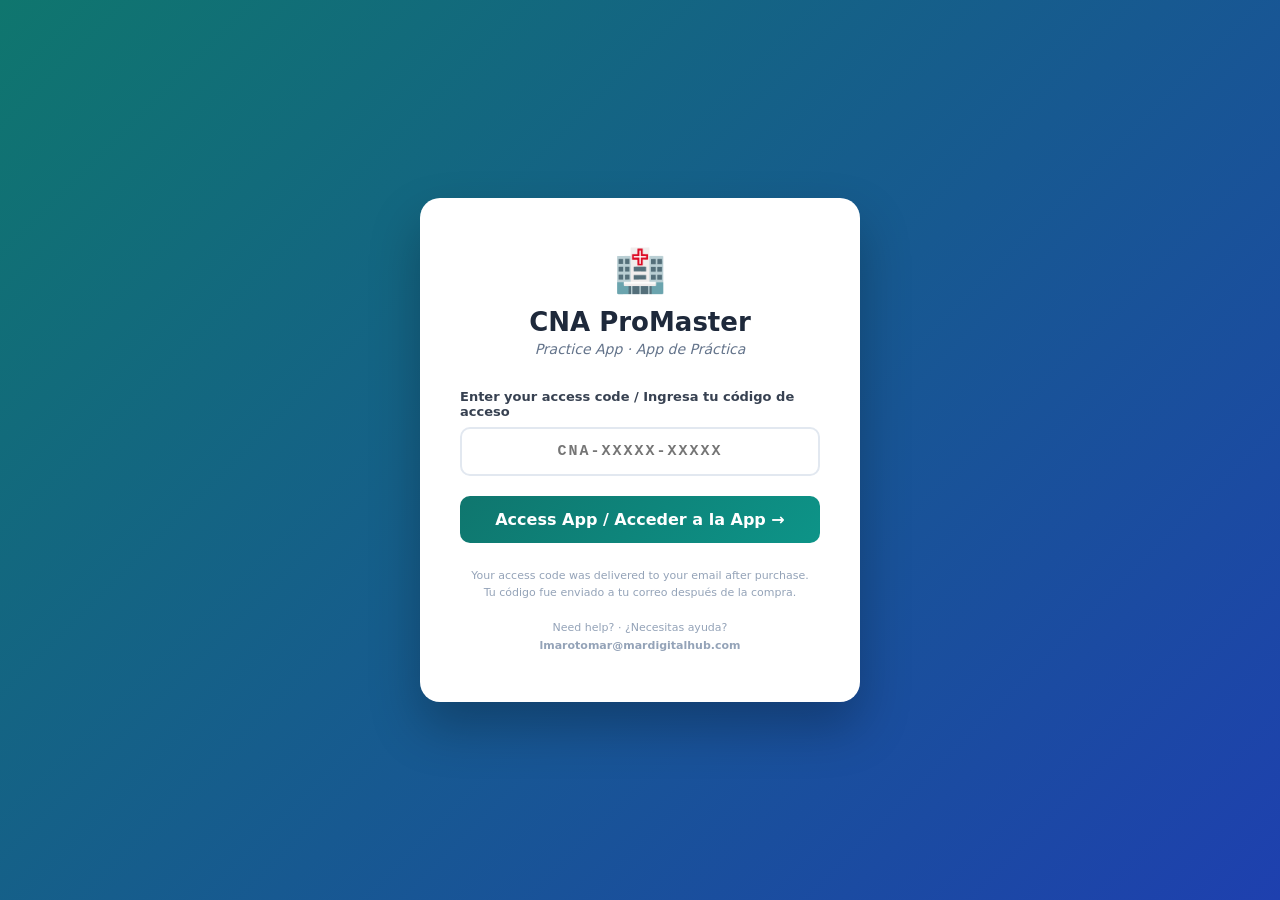
<file: index.html>
<!DOCTYPE html>
<html lang="en">
<head>
<meta charset="UTF-8">
<meta name="viewport" content="width=device-width, initial-scale=1.0">
<title>CNA ProMaster — Access</title>
<style>
* { margin:0; padding:0; box-sizing:border-box; }
body {
  font-family: 'Inter', system-ui, sans-serif;
  background: linear-gradient(135deg, #0f766e 0%, #1e40af 100%);
  min-height: 100vh;
  display: flex;
  align-items: center;
  justify-content: center;
  padding: 20px;
}
.card {
  background: white;
  border-radius: 20px;
  padding: 48px 40px;
  max-width: 440px;
  width: 100%;
  box-shadow: 0 25px 50px rgba(0,0,0,0.25);
  text-align: center;
}
.logo { font-size: 42px; margin-bottom: 12px; }
h1 {
  font-size: 26px;
  font-weight: 800;
  color: #1e293b;
  margin-bottom: 4px;
}
.subtitle {
  font-size: 14px;
  color: #64748b;
  margin-bottom: 32px;
  font-style: italic;
}
label {
  display: block;
  text-align: left;
  font-size: 13px;
  font-weight: 600;
  color: #374151;
  margin-bottom: 8px;
}
input {
  width: 100%;
  padding: 14px 16px;
  border: 2px solid #e2e8f0;
  border-radius: 10px;
  font-size: 15px;
  letter-spacing: 2px;
  text-transform: uppercase;
  font-family: 'Courier New', monospace;
  font-weight: 700;
  color: #1e293b;
  text-align: center;
  outline: none;
  transition: border-color 0.2s;
}
input:focus { border-color: #0f766e; }
input.error { border-color: #ef4444; background: #fef2f2; }
input.success { border-color: #10b981; background: #f0fdf4; }
.error-msg {
  color: #ef4444;
  font-size: 13px;
  margin-top: 8px;
  display: none;
}
.btn {
  width: 100%;
  padding: 14px;
  background: linear-gradient(135deg, #0f766e, #0d9488);
  color: white;
  border: none;
  border-radius: 10px;
  font-size: 16px;
  font-weight: 700;
  cursor: pointer;
  margin-top: 20px;
  transition: opacity 0.2s, transform 0.1s;
  font-family: inherit;
}
.btn:hover { opacity: 0.92; transform: translateY(-1px); }
.btn:active { transform: translateY(0); }
.footer {
  margin-top: 24px;
  font-size: 11px;
  color: #94a3b8;
  line-height: 1.6;
}
.spinner {
  display: none;
  width: 20px;
  height: 20px;
  border: 3px solid rgba(255,255,255,0.3);
  border-top-color: white;
  border-radius: 50%;
  animation: spin 0.8s linear infinite;
  margin: 0 auto;
}
@keyframes spin { to { transform: rotate(360deg); } }
</style>
</head>
<body>
<div class="card">
  <div class="logo">🏥</div>
  <h1>CNA ProMaster</h1>
  <p class="subtitle">Practice App · App de Práctica</p>

  <label for="code">Enter your access code / Ingresa tu código de acceso</label>
  <input
    type="text"
    id="code"
    placeholder="CNA-XXXXX-XXXXX"
    maxlength="15"
    autocomplete="off"
    autocorrect="off"
    autocapitalize="characters"
    spellcheck="false"
  />
  <div class="error-msg" id="error-msg"></div>

  <button class="btn" onclick="verify()" id="btn">
    Access App / Acceder a la App →
  </button>

  <div class="footer">
    Your access code was delivered to your email after purchase.<br>
    Tu código fue enviado a tu correo después de la compra.<br><br>
    Need help? · ¿Necesitas ayuda?<br>
    <strong>lmarotomar@mardigitalhub.com</strong>
  </div>
</div>

<script>
const WEBHOOK_URL = 'https://mardigital.app.n8n.cloud/webhook/cna-access';

// Pre-built spinner node — avoids runtime innerHTML manipulation
const _spinnerNode = document.createElement('div');
_spinnerNode.className = 'spinner';
_spinnerNode.style.display = 'block';

function setBtnLoading(btn) {
  while (btn.firstChild) btn.removeChild(btn.firstChild);
  btn.appendChild(_spinnerNode);
  btn.disabled = true;
}

function setBtnText(btn, text) {
  while (btn.firstChild) btn.removeChild(btn.firstChild);
  btn.appendChild(document.createTextNode(text));
  btn.disabled = false;
}

function showError(msg) {
  const el = document.getElementById('error-msg');
  el.textContent = msg;
  el.style.display = 'block';
}

document.getElementById('code').addEventListener('keydown', function(e) {
  if (e.key === 'Enter') verify();
});

document.getElementById('code').addEventListener('input', function(e) {
  e.target.classList.remove('error', 'success');
  document.getElementById('error-msg').style.display = 'none';
  // Auto-format: add dashes
  var v = e.target.value.replace(/[^A-Z0-9]/gi, '').toUpperCase();
  if (v.length > 3) v = v.slice(0, 3) + '-' + v.slice(3);
  if (v.length > 9) v = v.slice(0, 9) + '-' + v.slice(9);
  e.target.value = v.slice(0, 15);
});

async function verify() {
  var code = document.getElementById('code').value.trim().toUpperCase();
  var btn = document.getElementById('btn');
  var codeEl = document.getElementById('code');

  setBtnLoading(btn);
  codeEl.classList.remove('error', 'success');
  document.getElementById('error-msg').style.display = 'none';

  var payload = {
    code: code,
    userAgent: navigator.userAgent,
    language: navigator.language,
    timezone: Intl.DateTimeFormat().resolvedOptions().timeZone,
    screenWidth: window.screen.width,
    screenHeight: window.screen.height,
    timestamp: new Date().toISOString()
  };

  var data;
  try {
    var res = await fetch(WEBHOOK_URL, {
      method: 'POST',
      headers: { 'Content-Type': 'application/json' },
      body: JSON.stringify(payload)
    });
    data = await res.json();
  } catch (_) {
    showError('⚠️ We could not verify your code right now. Please try again or contact support. / No pudimos verificar tu código. Intenta de nuevo o contacta soporte.');
    setBtnText(btn, 'Access App / Acceder a la App →');
    return;
  }

  if (data.allowed === true) {
    codeEl.classList.add('success');
    sessionStorage.setItem('cna_access', '1');
    sessionStorage.setItem('cna_code', code);
    setBtnText(btn, '✓ Access Granted — Loading...');
    btn.disabled = true;
    setTimeout(function() { window.location.href = './app.html'; }, 800);
    return;
  }

  codeEl.classList.add('error');
  setBtnText(btn, 'Access App / Acceder a la App →');

  var status = (data && data.status) ? data.status : 'error';
  if (status === 'blocked') {
    showError('🚫 This code has been blocked. Contact support. / Este código fue bloqueado. Contacta soporte.');
  } else if (status === 'invalid') {
    showError('❌ Invalid code. Please check and try again. / Código inválido. Verifica e intenta de nuevo.');
  } else {
    showError('⚠️ We could not verify your code right now. Please try again or contact support. / Contacta soporte.');
  }
}

// If already verified this session, skip gate
if (sessionStorage.getItem('cna_access') === '1') {
  window.location.href = './app.html';
}
</script>
</body>
</html>
</file>
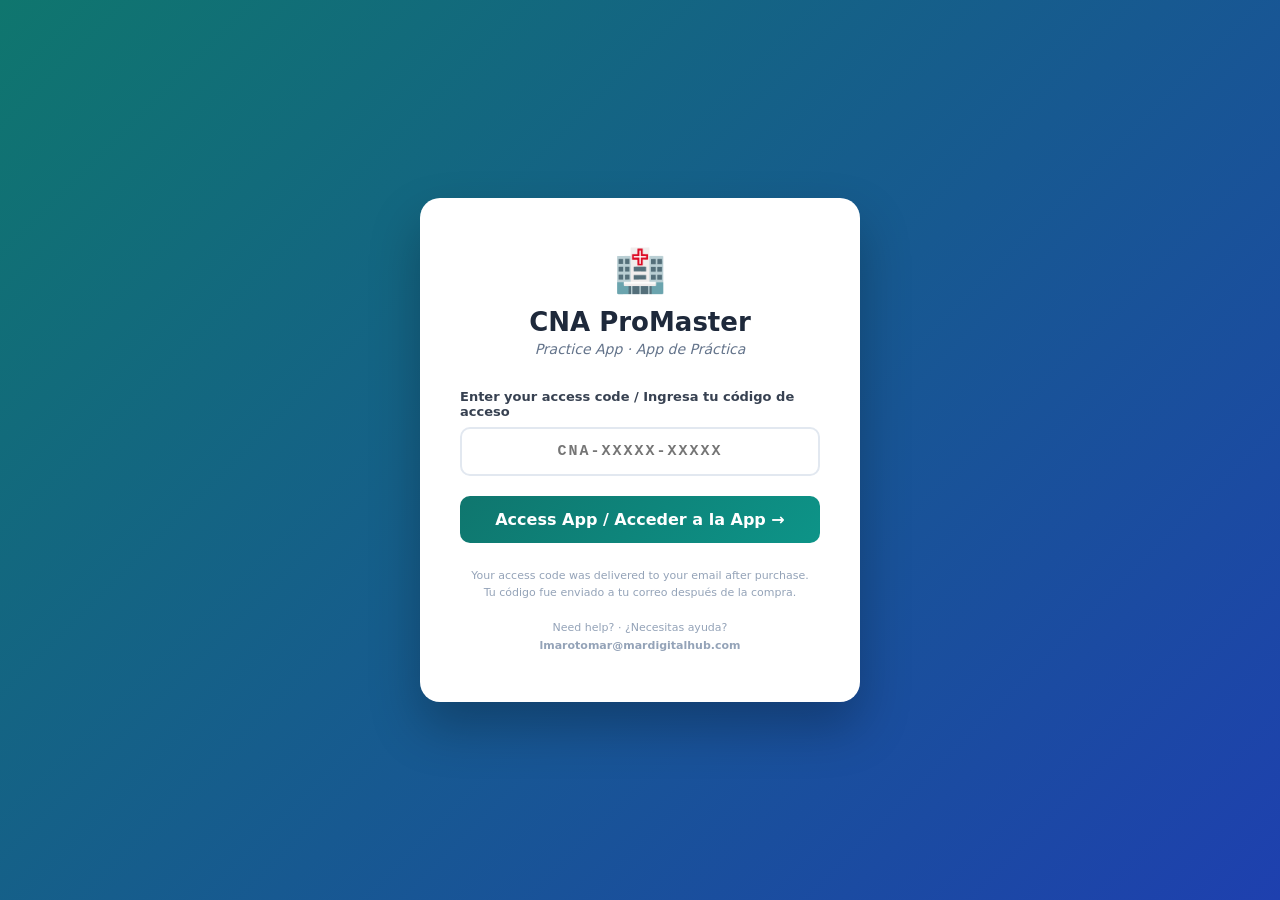
<file: app.html>
<!DOCTYPE html>
<html lang="es">

<head>
    <meta charset="UTF-8">
    <meta name="viewport" content="width=device-width, initial-scale=1.0">
    <title>CNA Exam ProMaster | Professional Simulator</title>
    <link rel="stylesheet" href="css/styles.css">
    <link rel="preconnect" href="https://fonts.googleapis.com">
    <link rel="preconnect" href="https://fonts.gstatic.com" crossorigin>
    <link href="https://fonts.googleapis.com/css2?family=Inter:wght@400;600;700;800&display=swap" rel="stylesheet">
<script>
if (sessionStorage.getItem("cna_access") !== "1") {
  window.location.href = "./index.html";
}
</script>
</head>

<body>
    <div class="container fade-in">
        <header>
            <div style="display: flex; justify-content: flex-end; margin-bottom: 1rem;" id="lang-selector-container"></div>
            <h1 class="title-main">CNA Exam <span style="color: var(--primary)">ProMaster</span></h1>
            <p class="subtitle" data-en="ProMetric Certification Simulator - Difficulty Level: Expert" data-es="Simulador de Certificación ProMetric - Nivel de Dificultad: Experto"></p>
        </header>

        <section class="info-band"
            style="background: #eff6ff; padding: 1.5rem; border-radius: 12px; margin-bottom: 2rem; border: 1px solid #dbeafe;">
            <p>
                <strong id="info-label"></strong><span id="info-goal"></span><br>
                <span id="info-questions"></span>
            </p>
        </section>

        <div class="battery-grid" id="battery-list">
            <div class="battery-card" onclick="startExam(0)">
                <div class="battery-icon">🏥</div>
                <h3 data-en="Mixed Exam 1" data-es="Simulacro Mixto 1"></h3>
                <p data-en="General assessment: Hygiene, safety, and vital signs." data-es="Evaluación general: Higiene, seguridad y signos vitales."></p>
                <div class="battery-stats">
                    <span data-en="60 Questions" data-es="60 Preguntas"></span>
                    <span id="score-0">--%</span>
                </div>
            </div>

            <div class="battery-card" onclick="startExam(1)">
                <div class="battery-icon">🫀</div>
                <h3 data-en="Mixed Exam 2" data-es="Simulacro Mixto 2"></h3>
                <p data-en="Varied content: Emergencies, infections, and ethics." data-es="Contenido variado: Emergencias, infecciones y ética."></p>
                <div class="battery-stats">
                    <span data-en="60 Questions" data-es="60 Preguntas"></span>
                    <span id="score-1">--%</span>
                </div>
            </div>

            <div class="battery-card" onclick="startExam(2)">
                <div class="battery-icon">👵</div>
                <h3 data-en="Mixed Exam 3" data-es="Simulacro Mixto 3"></h3>
                <p data-en="Comprehensive review: Geriatrics, mobility, and residents' rights." data-es="Repaso integral: Geriatría, movilidad y derechos."></p>
                <div class="battery-stats">
                    <span data-en="60 Questions" data-es="60 Preguntas"></span>
                    <span id="score-2">--%</span>
                </div>
            </div>

            <div class="battery-card" onclick="startExam(3)">
                <div class="battery-icon">🧘</div>
                <h3 data-en="Mixed Exam 4" data-es="Simulacro Mixto 4"></h3>
                <p data-en="Mixed topics: Mental health, nutrition, and regulations." data-es="Mezcla de temas: Salud mental, nutrición y leyes."></p>
                <div class="battery-stats">
                    <span data-en="60 Questions" data-es="60 Preguntas"></span>
                    <span id="score-3">--%</span>
                </div>
            </div>

            <div class="battery-card" onclick="startExam(4)">
                <div class="battery-icon">📜</div>
                <h3 data-en="Mixed Exam 5" data-es="Simulacro Mixto 5"></h3>
                <p data-en="Cross evaluation: Legal protocols and basic care." data-es="Evaluación cruzada: Protocolos legales y cuidados básicos."></p>
                <div class="battery-stats">
                    <span data-en="60 Questions" data-es="60 Preguntas"></span>
                    <span id="score-4">--%</span>
                </div>
            </div>

            <div class="battery-card" onclick="startExam(5)">
                <div class="battery-icon">🎓</div>
                <h3 data-en="Mixed Exam 6 (Final)" data-es="Simulacro Mixto 6 (Final)"></h3>
                <p data-en="Full review exam covering all ProMetric domains." data-es="Examen de repaso total con todos los dominios ProMetric."></p>
                <div class="battery-stats">
                    <span data-en="60 Questions" data-es="60 Preguntas"></span>
                    <span id="score-5">--%</span>
                </div>
            </div>

            <div class="battery-card" onclick="startExam(6)" style="border: 2px solid var(--primary);">
                <div class="battery-icon">🎯</div>
                <h3 data-en="Strategic Exam 7" data-es="Simulacro Estratégico 7"></h3>
                <p data-en="Critical NNAAP areas: Restorative Care and Health Team." data-es="Áreas críticas NNAAP: Cuidado Restaurativo y Equipo de Salud."></p>
                <div class="battery-stats">
                    <span data-en="20 Questions" data-es="20 Preguntas"></span>
                    <span id="score-6">--%</span>
                </div>
            </div>
        </div>
    </div>

    <script>
        let currentLang = localStorage.getItem('cna_lang') || 'en';

        const infoBandContent = {
            en: { label: 'Goal: ', goal: '80% or higher to pass (ProMetric Style).', questions: '416 bilingual questions across 7 exams — 6 mixed + 1 strategic NNAAP.' },
            es: { label: 'Meta: ', goal: '80% o más para aprobar (Estilo ProMetric).', questions: '416 preguntas bilingües distribuidas en 7 simulacros — 6 mixtos + 1 estratégico NNAAP.' },
            bi: { label: 'Goal / Meta: ', goal: '80% or higher / 80% o más para aprobar (ProMetric).', questions: '416 bilingual questions / preguntas bilingües — 6 mixed + 1 strategic NNAAP.' }
        };

        function startExam(id) {
            localStorage.setItem('selectedBattery', id);
            window.location.href = 'exam.html';
        }

        function setupLangSelector() {
            const container = document.getElementById('lang-selector-container');
            container.textContent = '';
            const langs = [
                { id: 'en', label: 'EN' },
                { id: 'es', label: 'ES' },
                { id: 'bi', label: 'Bi' }
            ];
            langs.forEach(l => {
                const btn = document.createElement('button');
                btn.textContent = l.label;
                btn.className = 'btn btn-sm ' + (currentLang === l.id ? 'btn-primary' : 'btn-outline');
                btn.style.cssText = 'padding: 4px 12px; font-size: 0.8rem; margin-left: 5px;';
                if (currentLang === l.id) {
                    btn.style.background = 'var(--primary)';
                    btn.style.color = 'white';
                }
                btn.onclick = () => {
                    currentLang = l.id;
                    localStorage.setItem('cna_lang', l.id);
                    setupLangSelector();
                    updateUIStrings();
                };
                container.appendChild(btn);
            });
        }

        function updateUIStrings() {
            const lang = currentLang === 'bi' ? 'bi' : currentLang;
            const dataLang = currentLang === 'bi' ? 'en' : currentLang;

            // Update all bilingual data-en / data-es elements
            document.querySelectorAll('[data-en]').forEach(el => {
                el.textContent = dataLang === 'es' ? el.dataset.es : el.dataset.en;
            });

            // Info band — safe DOM text nodes only
            const band = infoBandContent[lang] || infoBandContent.en;
            document.getElementById('info-label').textContent = band.label;
            document.getElementById('info-goal').textContent = band.goal;
            document.getElementById('info-questions').textContent = band.questions;
        }

        window.onload = () => {
            setupLangSelector();
            updateUIStrings();
            const scores = JSON.parse(localStorage.getItem('cna_scores') || '{}');
            Object.keys(scores).forEach(id => {
                const el = document.getElementById('score-' + id);
                if (el) el.textContent = scores[id] + '%';
            });
        };
    </script>
</body>

</html>
</file>
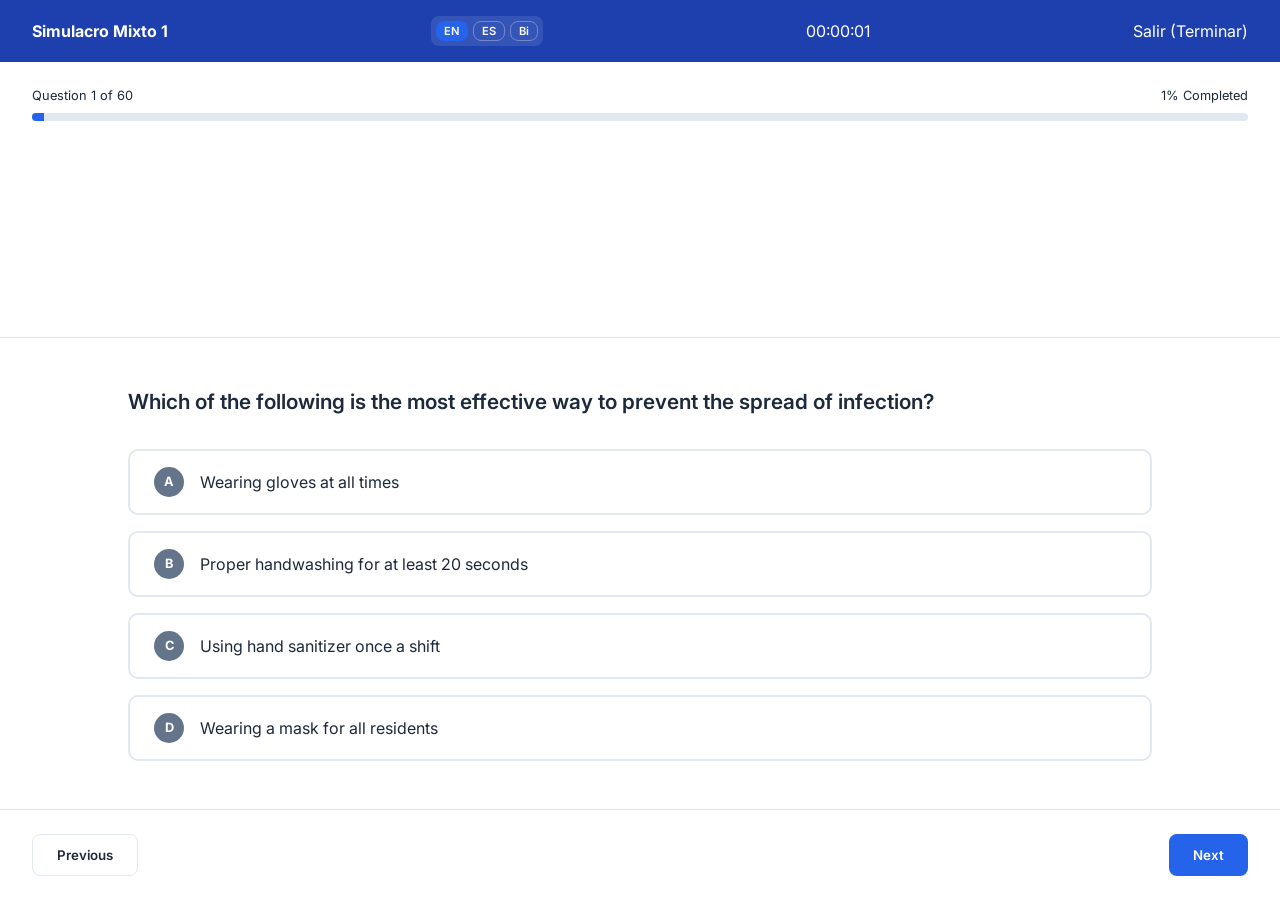
<file: exam.html>
<!DOCTYPE html>
<html lang="es">

<head>
    <meta charset="UTF-8">
    <meta name="viewport" content="width=device-width, initial-scale=1.0">
    <title>Simulador en Proceso | CNA ProMaster</title>
    <link rel="stylesheet" href="css/styles.css">
    <link rel="preconnect" href="https://fonts.googleapis.com">
    <link rel="preconnect" href="https://fonts.gstatic.com" crossorigin>
    <link href="https://fonts.googleapis.com/css2?family=Inter:wght@400;600;700;800&display=swap" rel="stylesheet">
</head>

<body class="exam-layout">
    <!-- Exam Navigation Bar -->
    <nav class="exam-nav">
        <div class="exam-info">
            <span id="battery-name" style="font-weight: bold;">Cargando...</span>
        </div>
        <div class="exam-timer" id="timer">00:00:00</div>
        <div class="exam-exit" onclick="confirmExit()">Salir (Terminar)</div>
    </nav>

    <!-- Progress Indicator -->
    <div class="exam-progress-container">
        <div style="display: flex; justify-content: space-between; font-size: 0.8rem; margin-bottom: 0.5rem;">
            <span id="progress-text">Pregunta 1 de 60</span>
            <span id="percentage-text">0% Completado</span>
        </div>
        <div class="progress-bar-bg">
            <div class="progress-bar-fill" id="progress-bar"></div>
        </div>
    </div>

    <!-- Main Question Area -->
    <main class="exam-main fade-in" id="exam-main">
        <div id="question-container">
            <div class="question-text" id="question-text">
                Prepare to begin the examination.
            </div>
            <div class="options-list" id="options-list">
                <!-- Options will be injected here -->
            </div>
        </div>

        <!-- Results View (Hidden by default) -->
        <div id="results-view" style="display: none;" class="results-card">
            <h1 id="results-title">Resultado de la Batería</h1>
            <div class="score-circle" id="score-circle">
                <span class="score-value" id="score-value">0%</span>
                <span class="score-label">Global Score</span>
            </div>
            <div id="results-details" style="margin-bottom: 2rem;">
                Preguntas Correctas: <span id="correct-count">0</span> / <span id="total-count">60</span>
            </div>

            <div id="review-area" style="display: none;">
                <h3 style="margin-top: 2rem; border-top: 2px solid #e2e8f0; padding-top: 2rem;">Revisión de Errores /
                    Incorrect Questions Review</h3>
                <div id="review-container" class="review-container">
                    <!-- Failed questions review will be injected here -->
                </div>
            </div>

            <div id="pass-fail-msg" style="font-weight: 800; font-size: 1.5rem; margin-bottom: 2rem;"></div>
            <button class="btn btn-primary" onclick="window.location.href='index.html'">Volver al Inicio</button>
        </div>
    </main>

    <!-- Footer Controls -->
    <footer class="exam-footer">
        <button class="btn btn-outline" id="prev-btn" onclick="prevQuestion()" disabled>Anterior</button>
        <button class="btn btn-primary" id="next-btn" onclick="nextQuestion()">Siguiente</button>
    </footer>

    <script src="js/questions.js"></script>
    <script src="js/app.js"></script>
    <script>
        function confirmExit() {
            if (confirm("¿Estás seguro de que quieres salir? Tu progreso no se guardará hasta completar el examen.")) {
                window.location.href = 'index.html';
            }
        }
    </script>
</body>

</html>
</file>
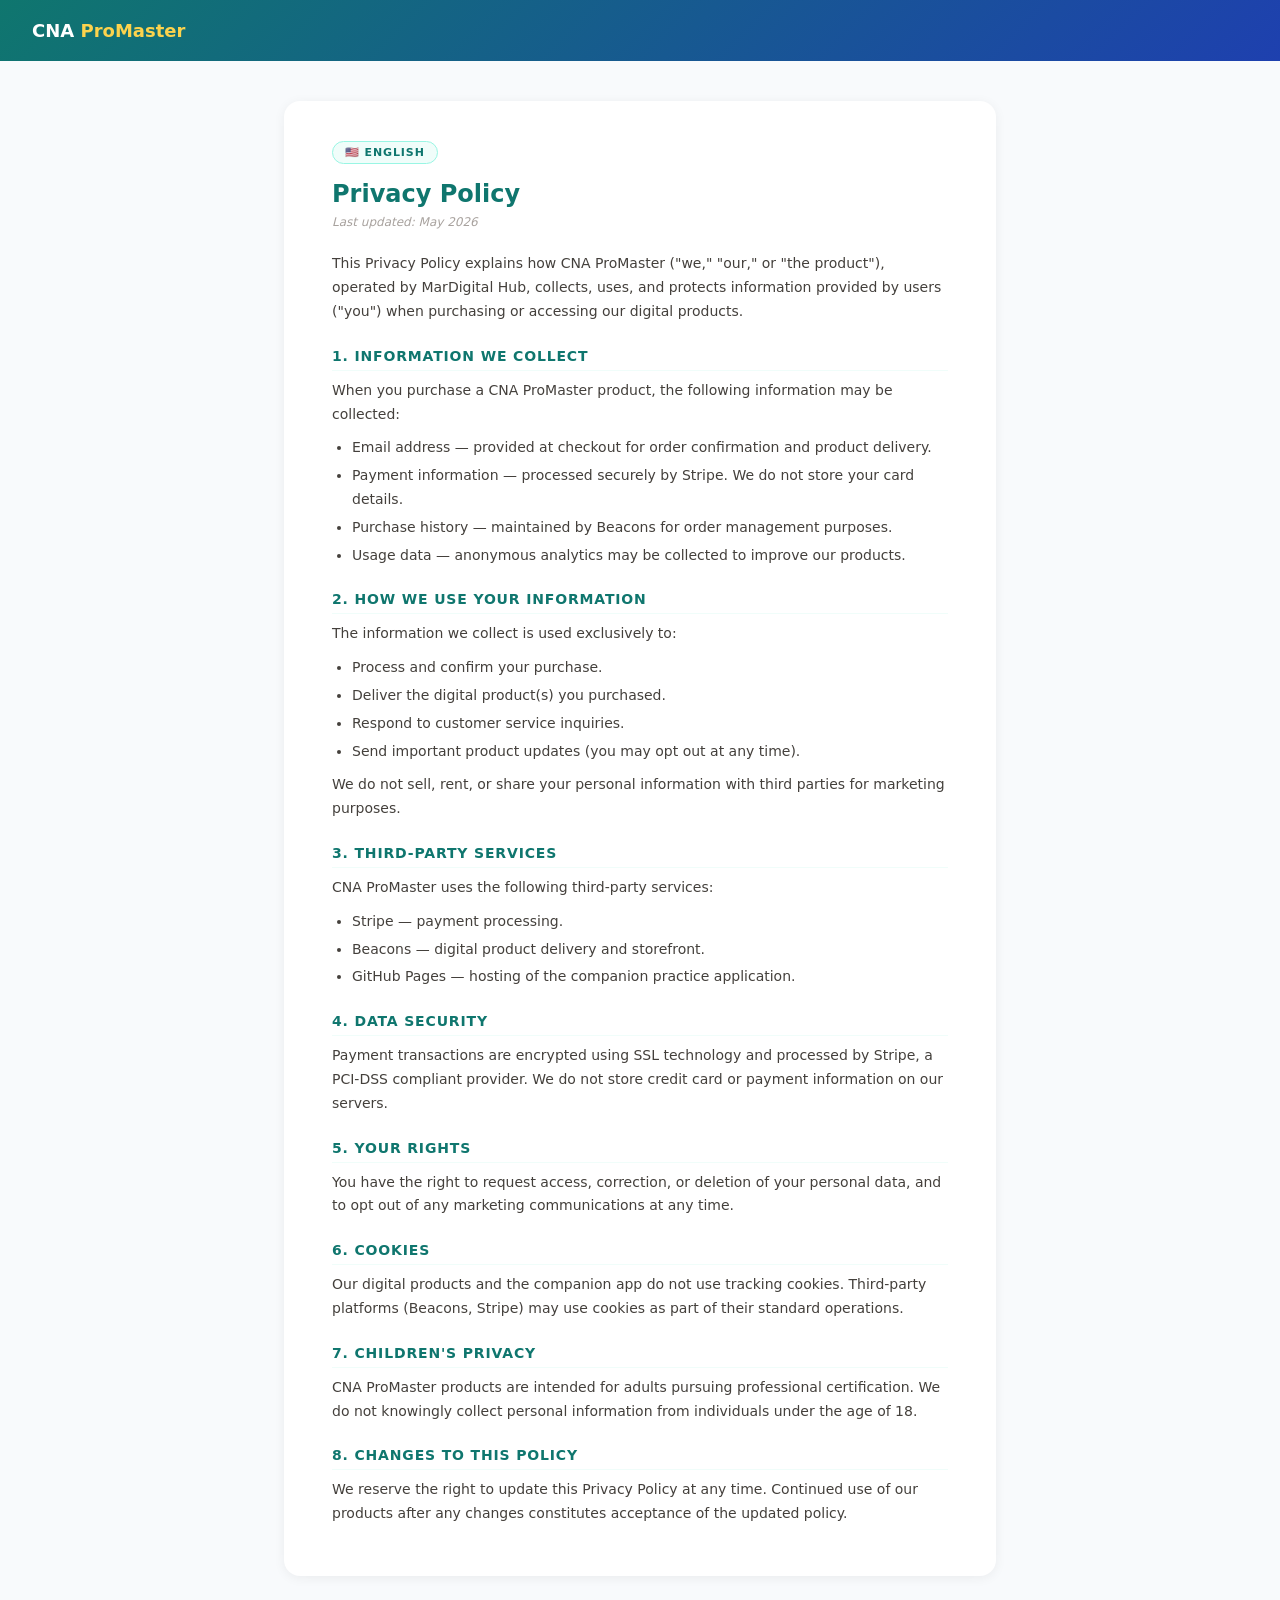
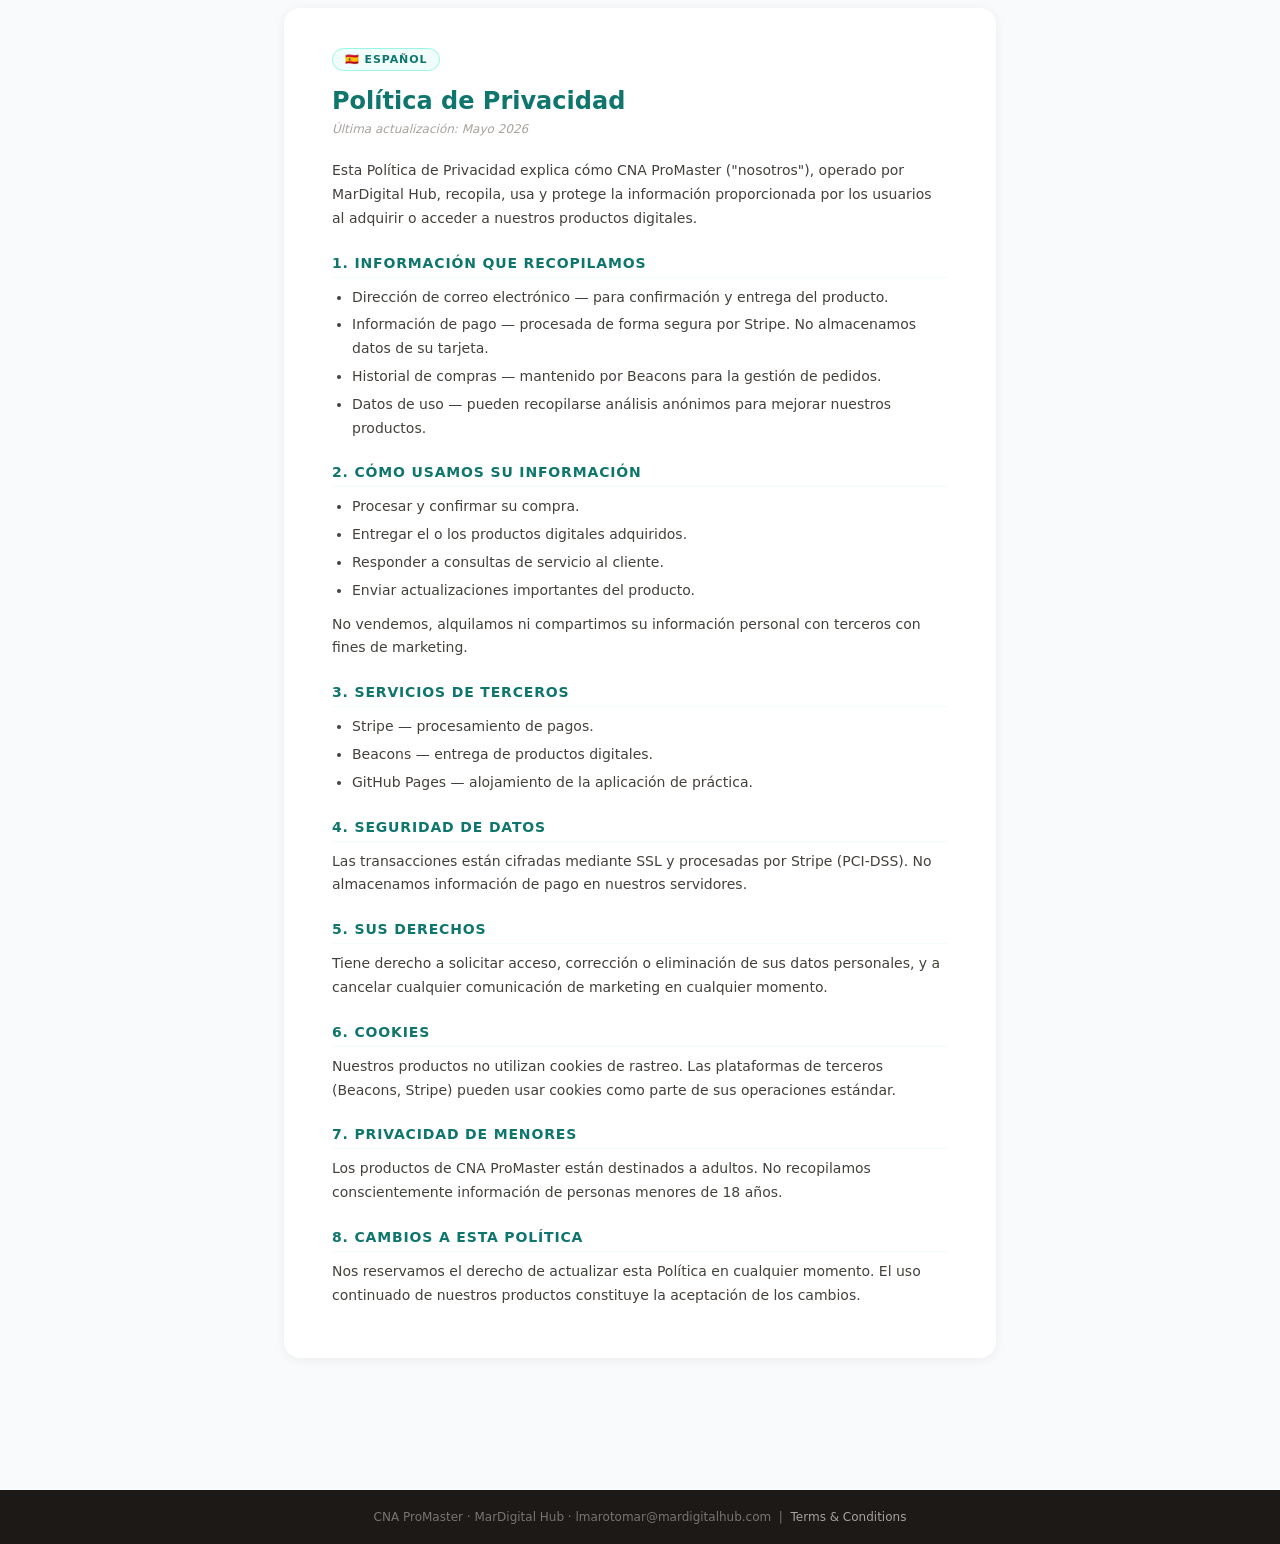
<file: privacy.html>
<!DOCTYPE html>
<html lang="en">
<head>
<meta charset="UTF-8">
<meta name="viewport" content="width=device-width, initial-scale=1.0">
<title>Privacy Policy / Política de Privacidad — CNA ProMaster</title>
<style>
* { margin:0; padding:0; box-sizing:border-box; }
body {
  font-family: 'Segoe UI', system-ui, sans-serif;
  background: #f8fafc;
  color: #1c1917;
  min-height: 100vh;
}
header {
  background: linear-gradient(135deg, #0f766e, #1e40af);
  padding: 20px 32px;
  display: flex;
  align-items: center;
  justify-content: space-between;
}
header .logo {
  font-size: 18px;
  font-weight: 800;
  color: white;
}
header .logo span { color: #fcd34d; }
header a {
  font-size: 12px;
  color: rgba(255,255,255,0.7);
  text-decoration: none;
}
header a:hover { color: white; }
.container {
  max-width: 760px;
  margin: 40px auto;
  padding: 0 24px 60px;
}
.doc-card {
  background: white;
  border-radius: 16px;
  padding: 40px 48px;
  box-shadow: 0 2px 12px rgba(0,0,0,0.06);
  margin-bottom: 32px;
}
.lang-badge {
  display: inline-block;
  background: #f0fdfa;
  color: #0f766e;
  border: 1px solid #99f6e4;
  font-size: 11px;
  font-weight: 700;
  letter-spacing: 0.08em;
  text-transform: uppercase;
  padding: 4px 12px;
  border-radius: 20px;
  margin-bottom: 16px;
}
h2 {
  font-size: 24px;
  font-weight: 800;
  color: #0f766e;
  margin-bottom: 4px;
}
.date {
  font-size: 12px;
  color: #a8a29e;
  font-style: italic;
  margin-bottom: 20px;
}
h3 {
  font-size: 14px;
  font-weight: 700;
  color: #0f766e;
  margin: 24px 0 8px;
  padding-bottom: 6px;
  border-bottom: 1px solid #f0fdfa;
  text-transform: uppercase;
  letter-spacing: 0.06em;
}
p {
  font-size: 14px;
  line-height: 1.7;
  color: #44403c;
  margin-bottom: 10px;
}
ul {
  padding-left: 20px;
  margin-bottom: 10px;
}
li {
  font-size: 14px;
  line-height: 1.7;
  color: #44403c;
  margin-bottom: 4px;
}
strong { color: #1c1917; }
footer {
  background: #1c1917;
  padding: 20px 32px;
  text-align: center;
  font-size: 12px;
  color: rgba(255,255,255,0.4);
}
footer a { color: rgba(255,255,255,0.6); text-decoration: none; }
footer a:hover { color: white; }
</style>
</head>
<body>
<header>
  <span class="logo">CNA <span>ProMaster</span></span>
  
</header>
<div class="container">
  <div class="doc-card">
    <div class="lang-badge">🇺🇸 English</div>
    
<h2>Privacy Policy</h2>
<p class="date">Last updated: May 2026</p>
<p>This Privacy Policy explains how CNA ProMaster ("we," "our," or "the product"), operated by MarDigital Hub, collects, uses, and protects information provided by users ("you") when purchasing or accessing our digital products.</p>

<h3>1. Information We Collect</h3>
<p>When you purchase a CNA ProMaster product, the following information may be collected:</p>
<ul>
<li>Email address — provided at checkout for order confirmation and product delivery.</li>
<li>Payment information — processed securely by Stripe. We do not store your card details.</li>
<li>Purchase history — maintained by Beacons for order management purposes.</li>
<li>Usage data — anonymous analytics may be collected to improve our products.</li>
</ul>

<h3>2. How We Use Your Information</h3>
<p>The information we collect is used exclusively to:</p>
<ul>
<li>Process and confirm your purchase.</li>
<li>Deliver the digital product(s) you purchased.</li>
<li>Respond to customer service inquiries.</li>
<li>Send important product updates (you may opt out at any time).</li>
</ul>
<p>We do not sell, rent, or share your personal information with third parties for marketing purposes.</p>

<h3>3. Third-Party Services</h3>
<p>CNA ProMaster uses the following third-party services:</p>
<ul>
<li>Stripe — payment processing.</li>
<li>Beacons — digital product delivery and storefront.</li>
<li>GitHub Pages — hosting of the companion practice application.</li>
</ul>

<h3>4. Data Security</h3>
<p>Payment transactions are encrypted using SSL technology and processed by Stripe, a PCI-DSS compliant provider. We do not store credit card or payment information on our servers.</p>

<h3>5. Your Rights</h3>
<p>You have the right to request access, correction, or deletion of your personal data, and to opt out of any marketing communications at any time.</p>

<h3>6. Cookies</h3>
<p>Our digital products and the companion app do not use tracking cookies. Third-party platforms (Beacons, Stripe) may use cookies as part of their standard operations.</p>

<h3>7. Children's Privacy</h3>
<p>CNA ProMaster products are intended for adults pursuing professional certification. We do not knowingly collect personal information from individuals under the age of 18.</p>

<h3>8. Changes to This Policy</h3>
<p>We reserve the right to update this Privacy Policy at any time. Continued use of our products after any changes constitutes acceptance of the updated policy.</p>

  </div>
  <div class="doc-card">
    <div class="lang-badge">🇪🇸 Español</div>
    
<h2>Política de Privacidad</h2>
<p class="date">Última actualización: Mayo 2026</p>
<p>Esta Política de Privacidad explica cómo CNA ProMaster ("nosotros"), operado por MarDigital Hub, recopila, usa y protege la información proporcionada por los usuarios al adquirir o acceder a nuestros productos digitales.</p>

<h3>1. Información que Recopilamos</h3>
<ul>
<li>Dirección de correo electrónico — para confirmación y entrega del producto.</li>
<li>Información de pago — procesada de forma segura por Stripe. No almacenamos datos de su tarjeta.</li>
<li>Historial de compras — mantenido por Beacons para la gestión de pedidos.</li>
<li>Datos de uso — pueden recopilarse análisis anónimos para mejorar nuestros productos.</li>
</ul>

<h3>2. Cómo Usamos su Información</h3>
<ul>
<li>Procesar y confirmar su compra.</li>
<li>Entregar el o los productos digitales adquiridos.</li>
<li>Responder a consultas de servicio al cliente.</li>
<li>Enviar actualizaciones importantes del producto.</li>
</ul>
<p>No vendemos, alquilamos ni compartimos su información personal con terceros con fines de marketing.</p>

<h3>3. Servicios de Terceros</h3>
<ul>
<li>Stripe — procesamiento de pagos.</li>
<li>Beacons — entrega de productos digitales.</li>
<li>GitHub Pages — alojamiento de la aplicación de práctica.</li>
</ul>

<h3>4. Seguridad de Datos</h3>
<p>Las transacciones están cifradas mediante SSL y procesadas por Stripe (PCI-DSS). No almacenamos información de pago en nuestros servidores.</p>

<h3>5. Sus Derechos</h3>
<p>Tiene derecho a solicitar acceso, corrección o eliminación de sus datos personales, y a cancelar cualquier comunicación de marketing en cualquier momento.</p>

<h3>6. Cookies</h3>
<p>Nuestros productos no utilizan cookies de rastreo. Las plataformas de terceros (Beacons, Stripe) pueden usar cookies como parte de sus operaciones estándar.</p>

<h3>7. Privacidad de Menores</h3>
<p>Los productos de CNA ProMaster están destinados a adultos. No recopilamos conscientemente información de personas menores de 18 años.</p>

<h3>8. Cambios a Esta Política</h3>
<p>Nos reservamos el derecho de actualizar esta Política en cualquier momento. El uso continuado de nuestros productos constituye la aceptación de los cambios.</p>

  </div>
</div>
<footer>
  CNA ProMaster · MarDigital Hub · lmarotomar@mardigitalhub.com &nbsp;|&nbsp;
  <a href="./terms.html">Terms & Conditions</a>
</footer>
</body>
</html>
</file>
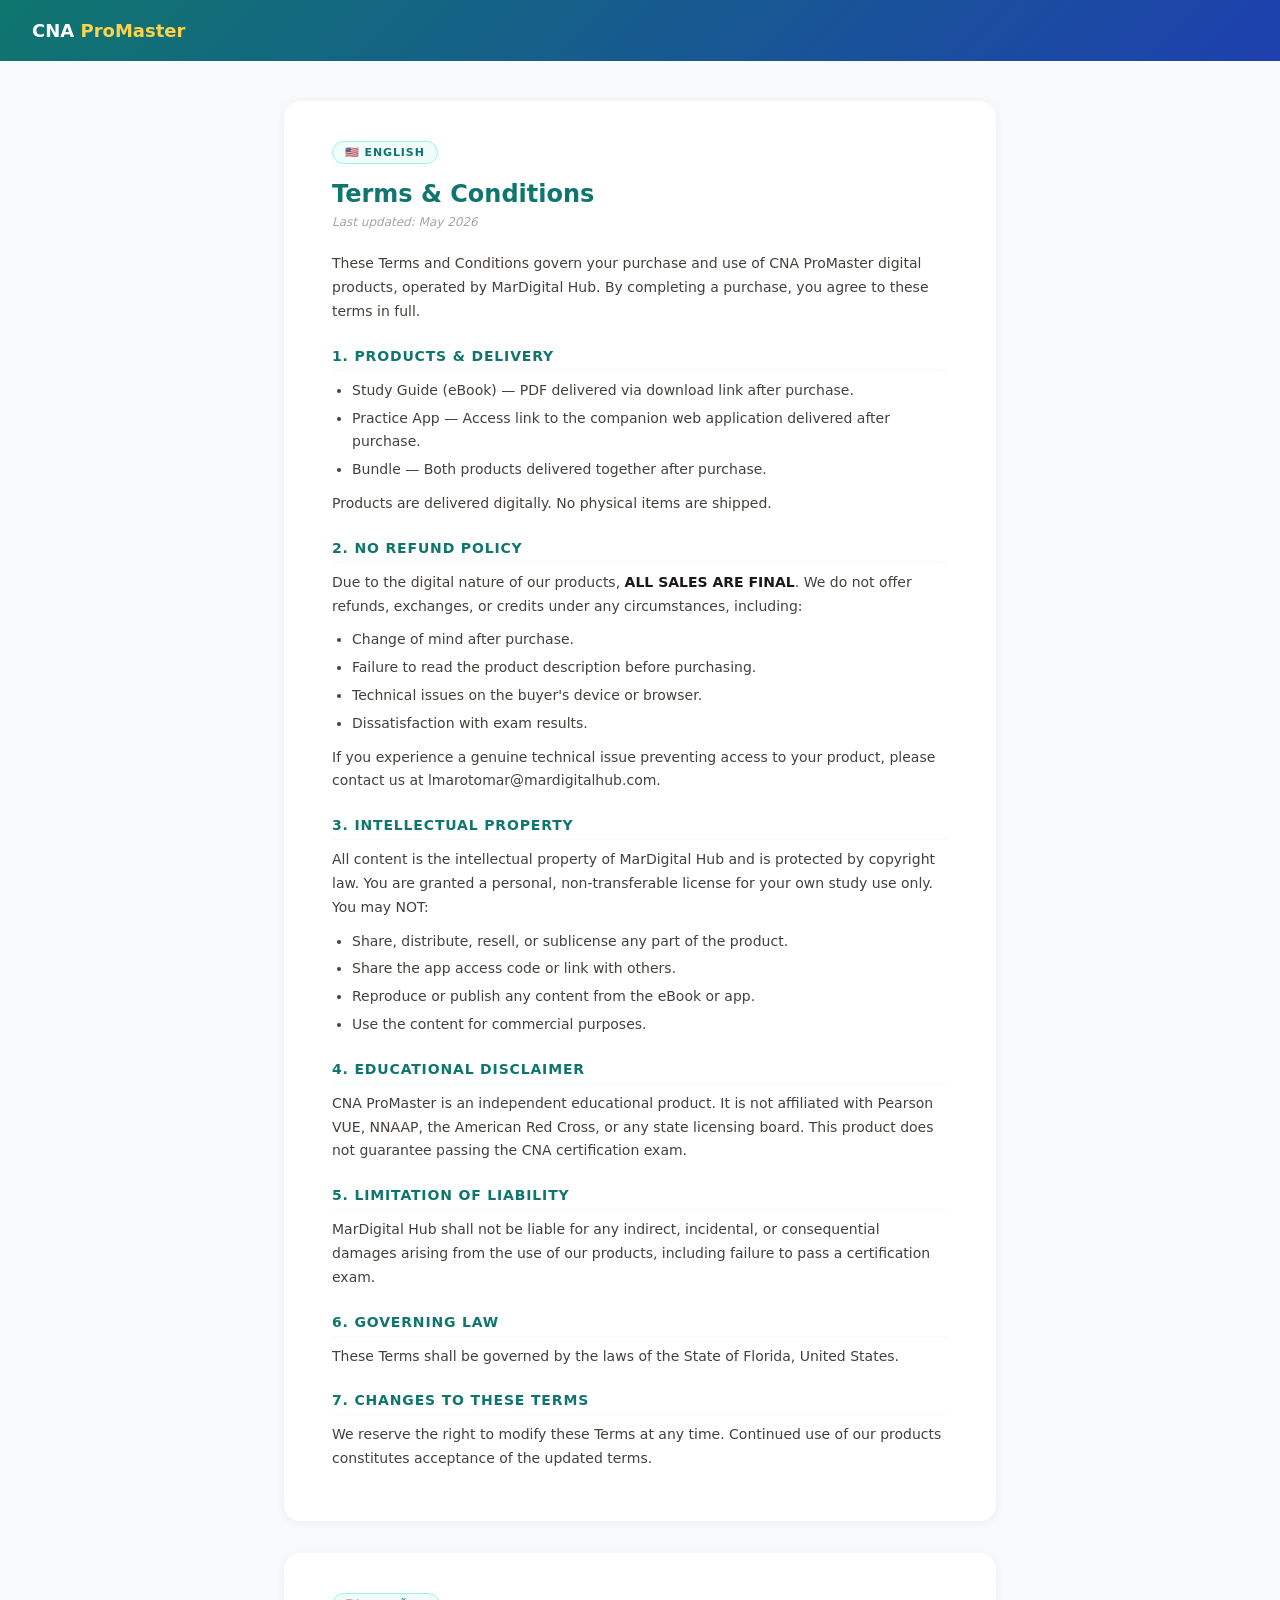
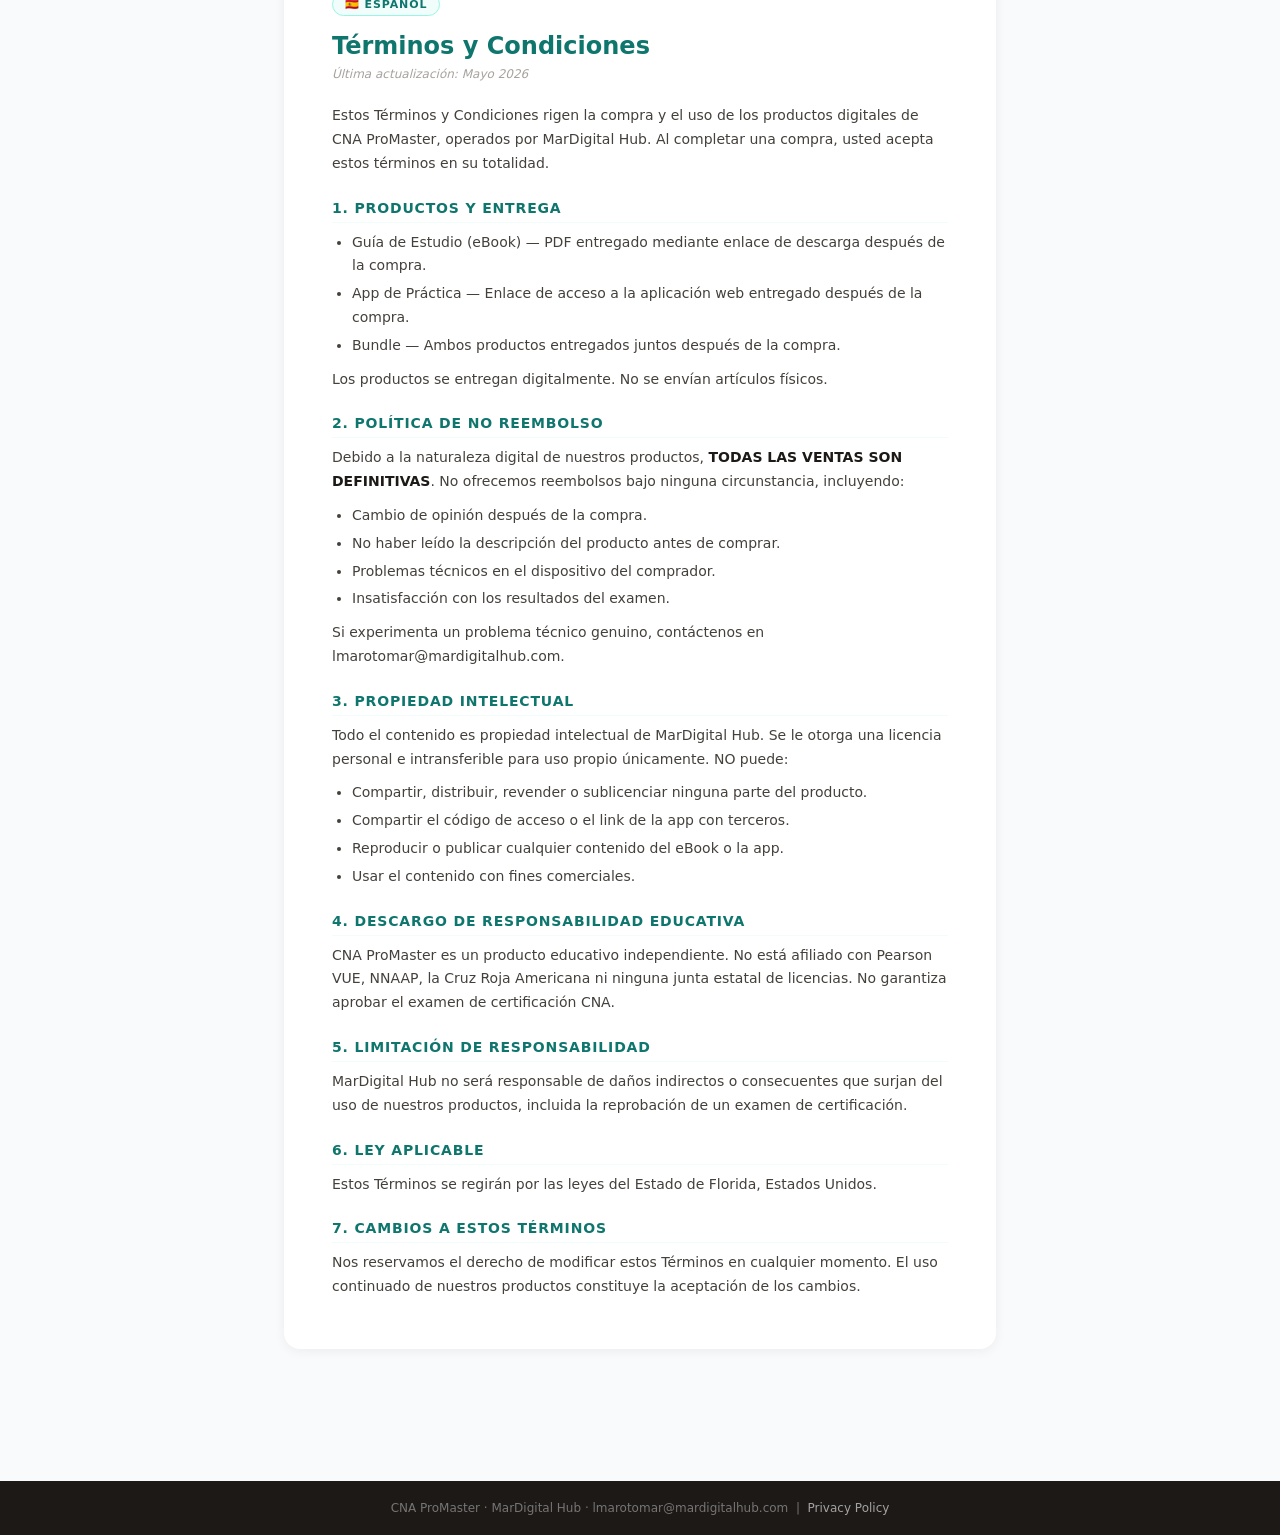
<file: terms.html>
<!DOCTYPE html>
<html lang="en">
<head>
<meta charset="UTF-8">
<meta name="viewport" content="width=device-width, initial-scale=1.0">
<title>Terms & Conditions / Términos y Condiciones — CNA ProMaster</title>
<style>
* { margin:0; padding:0; box-sizing:border-box; }
body {
  font-family: 'Segoe UI', system-ui, sans-serif;
  background: #f8fafc;
  color: #1c1917;
  min-height: 100vh;
}
header {
  background: linear-gradient(135deg, #0f766e, #1e40af);
  padding: 20px 32px;
  display: flex;
  align-items: center;
  justify-content: space-between;
}
header .logo {
  font-size: 18px;
  font-weight: 800;
  color: white;
}
header .logo span { color: #fcd34d; }
header a {
  font-size: 12px;
  color: rgba(255,255,255,0.7);
  text-decoration: none;
}
header a:hover { color: white; }
.container {
  max-width: 760px;
  margin: 40px auto;
  padding: 0 24px 60px;
}
.doc-card {
  background: white;
  border-radius: 16px;
  padding: 40px 48px;
  box-shadow: 0 2px 12px rgba(0,0,0,0.06);
  margin-bottom: 32px;
}
.lang-badge {
  display: inline-block;
  background: #f0fdfa;
  color: #0f766e;
  border: 1px solid #99f6e4;
  font-size: 11px;
  font-weight: 700;
  letter-spacing: 0.08em;
  text-transform: uppercase;
  padding: 4px 12px;
  border-radius: 20px;
  margin-bottom: 16px;
}
h2 {
  font-size: 24px;
  font-weight: 800;
  color: #0f766e;
  margin-bottom: 4px;
}
.date {
  font-size: 12px;
  color: #a8a29e;
  font-style: italic;
  margin-bottom: 20px;
}
h3 {
  font-size: 14px;
  font-weight: 700;
  color: #0f766e;
  margin: 24px 0 8px;
  padding-bottom: 6px;
  border-bottom: 1px solid #f0fdfa;
  text-transform: uppercase;
  letter-spacing: 0.06em;
}
p {
  font-size: 14px;
  line-height: 1.7;
  color: #44403c;
  margin-bottom: 10px;
}
ul {
  padding-left: 20px;
  margin-bottom: 10px;
}
li {
  font-size: 14px;
  line-height: 1.7;
  color: #44403c;
  margin-bottom: 4px;
}
strong { color: #1c1917; }
footer {
  background: #1c1917;
  padding: 20px 32px;
  text-align: center;
  font-size: 12px;
  color: rgba(255,255,255,0.4);
}
footer a { color: rgba(255,255,255,0.6); text-decoration: none; }
footer a:hover { color: white; }
</style>
</head>
<body>
<header>
  <span class="logo">CNA <span>ProMaster</span></span>
  
</header>
<div class="container">
  <div class="doc-card">
    <div class="lang-badge">🇺🇸 English</div>
    
<h2>Terms & Conditions</h2>
<p class="date">Last updated: May 2026</p>
<p>These Terms and Conditions govern your purchase and use of CNA ProMaster digital products, operated by MarDigital Hub. By completing a purchase, you agree to these terms in full.</p>

<h3>1. Products & Delivery</h3>
<ul>
<li>Study Guide (eBook) — PDF delivered via download link after purchase.</li>
<li>Practice App — Access link to the companion web application delivered after purchase.</li>
<li>Bundle — Both products delivered together after purchase.</li>
</ul>
<p>Products are delivered digitally. No physical items are shipped.</p>

<h3>2. No Refund Policy</h3>
<p>Due to the digital nature of our products, <strong>ALL SALES ARE FINAL</strong>. We do not offer refunds, exchanges, or credits under any circumstances, including:</p>
<ul>
<li>Change of mind after purchase.</li>
<li>Failure to read the product description before purchasing.</li>
<li>Technical issues on the buyer's device or browser.</li>
<li>Dissatisfaction with exam results.</li>
</ul>
<p>If you experience a genuine technical issue preventing access to your product, please contact us at lmarotomar@mardigitalhub.com.</p>

<h3>3. Intellectual Property</h3>
<p>All content is the intellectual property of MarDigital Hub and is protected by copyright law. You are granted a personal, non-transferable license for your own study use only. You may NOT:</p>
<ul>
<li>Share, distribute, resell, or sublicense any part of the product.</li>
<li>Share the app access code or link with others.</li>
<li>Reproduce or publish any content from the eBook or app.</li>
<li>Use the content for commercial purposes.</li>
</ul>

<h3>4. Educational Disclaimer</h3>
<p>CNA ProMaster is an independent educational product. It is not affiliated with Pearson VUE, NNAAP, the American Red Cross, or any state licensing board. This product does not guarantee passing the CNA certification exam.</p>

<h3>5. Limitation of Liability</h3>
<p>MarDigital Hub shall not be liable for any indirect, incidental, or consequential damages arising from the use of our products, including failure to pass a certification exam.</p>

<h3>6. Governing Law</h3>
<p>These Terms shall be governed by the laws of the State of Florida, United States.</p>

<h3>7. Changes to These Terms</h3>
<p>We reserve the right to modify these Terms at any time. Continued use of our products constitutes acceptance of the updated terms.</p>

  </div>
  <div class="doc-card">
    <div class="lang-badge">🇪🇸 Español</div>
    
<h2>Términos y Condiciones</h2>
<p class="date">Última actualización: Mayo 2026</p>
<p>Estos Términos y Condiciones rigen la compra y el uso de los productos digitales de CNA ProMaster, operados por MarDigital Hub. Al completar una compra, usted acepta estos términos en su totalidad.</p>

<h3>1. Productos y Entrega</h3>
<ul>
<li>Guía de Estudio (eBook) — PDF entregado mediante enlace de descarga después de la compra.</li>
<li>App de Práctica — Enlace de acceso a la aplicación web entregado después de la compra.</li>
<li>Bundle — Ambos productos entregados juntos después de la compra.</li>
</ul>
<p>Los productos se entregan digitalmente. No se envían artículos físicos.</p>

<h3>2. Política de No Reembolso</h3>
<p>Debido a la naturaleza digital de nuestros productos, <strong>TODAS LAS VENTAS SON DEFINITIVAS</strong>. No ofrecemos reembolsos bajo ninguna circunstancia, incluyendo:</p>
<ul>
<li>Cambio de opinión después de la compra.</li>
<li>No haber leído la descripción del producto antes de comprar.</li>
<li>Problemas técnicos en el dispositivo del comprador.</li>
<li>Insatisfacción con los resultados del examen.</li>
</ul>
<p>Si experimenta un problema técnico genuino, contáctenos en lmarotomar@mardigitalhub.com.</p>

<h3>3. Propiedad Intelectual</h3>
<p>Todo el contenido es propiedad intelectual de MarDigital Hub. Se le otorga una licencia personal e intransferible para uso propio únicamente. NO puede:</p>
<ul>
<li>Compartir, distribuir, revender o sublicenciar ninguna parte del producto.</li>
<li>Compartir el código de acceso o el link de la app con terceros.</li>
<li>Reproducir o publicar cualquier contenido del eBook o la app.</li>
<li>Usar el contenido con fines comerciales.</li>
</ul>

<h3>4. Descargo de Responsabilidad Educativa</h3>
<p>CNA ProMaster es un producto educativo independiente. No está afiliado con Pearson VUE, NNAAP, la Cruz Roja Americana ni ninguna junta estatal de licencias. No garantiza aprobar el examen de certificación CNA.</p>

<h3>5. Limitación de Responsabilidad</h3>
<p>MarDigital Hub no será responsable de daños indirectos o consecuentes que surjan del uso de nuestros productos, incluida la reprobación de un examen de certificación.</p>

<h3>6. Ley Aplicable</h3>
<p>Estos Términos se regirán por las leyes del Estado de Florida, Estados Unidos.</p>

<h3>7. Cambios a Estos Términos</h3>
<p>Nos reservamos el derecho de modificar estos Términos en cualquier momento. El uso continuado de nuestros productos constituye la aceptación de los cambios.</p>

  </div>
</div>
<footer>
  CNA ProMaster · MarDigital Hub · lmarotomar@mardigitalhub.com &nbsp;|&nbsp;
  <a href="./privacy.html">Privacy Policy</a>
</footer>
</body>
</html>
</file>
<file: css/styles.css>
:root {
    --primary: #2563eb;
    --primary-dark: #1e40af;
    --secondary: #64748b;
    --success: #10b981;
    --danger: #ef4444;
    --warning: #f59e0b;
    --bg-light: #f8fafc;
    --bg-white: #ffffff;
    --text-main: #1e293b;
    --text-muted: #64748b;
    --border: #e2e8f0;
    --shadow: 0 4px 6px -1px rgb(0 0 0 / 0.1), 0 2px 4px -2px rgb(0 0 0 / 0.1);
    --font-family: 'Inter', system-ui, -apple-system, sans-serif;
}

* {
    margin: 0;
    padding: 0;
    box-sizing: border-box;
}

body {
    background-color: var(--bg-light);
    color: var(--text-main);
    font-family: var(--font-family);
    line-height: 1.5;
    min-height: 100vh;
}

.container {
    max-width: 900px;
    margin: 0 auto;
    padding: 2rem;
}

/* Header & Landing */
header {
    text-align: center;
    margin-bottom: 3rem;
}

.title-main {
    font-size: 2.5rem;
    font-weight: 800;
    color: var(--primary-dark);
    margin-bottom: 0.5rem;
}

.subtitle {
    color: var(--text-muted);
    font-size: 1.1rem;
}

.battery-grid {
    display: grid;
    grid-template-columns: repeat(auto-fit, minmax(280px, 1fr));
    gap: 1.5rem;
    margin-top: 2rem;
}

.battery-card {
    background: var(--bg-white);
    border-radius: 16px;
    padding: 2rem;
    border: 1px solid var(--border);
    box-shadow: var(--shadow);
    transition: transform 0.2s, border-color 0.2s;
    cursor: pointer;
    display: flex;
    flex-direction: column;
}

.battery-card:hover {
    transform: translateY(-4px);
    border-color: var(--primary);
}

.battery-icon {
    font-size: 2rem;
    margin-bottom: 1rem;
}

.battery-card h3 {
    font-size: 1.25rem;
    margin-bottom: 0.75rem;
}

.battery-card p {
    font-size: 0.9rem;
    color: var(--text-muted);
    margin-bottom: 1.5rem;
    flex-grow: 1;
}

.battery-stats {
    font-size: 0.8rem;
    font-weight: 600;
    display: flex;
    justify-content: space-between;
    padding-top: 1rem;
    border-top: 1px solid var(--border);
}

/* Exam Simulator Interface */
.exam-layout {
    display: grid;
    grid-template-rows: auto 1fr auto;
    height: 100vh;
    background: var(--bg-white);
}

.exam-nav {
    background: var(--primary-dark);
    color: white;
    padding: 1rem 2rem;
    display: flex;
    justify-content: space-between;
    align-items: center;
}

.exam-progress-container {
    padding: 1.5rem 2rem;
    border-bottom: 1px solid var(--border);
}

.progress-bar-bg {
    height: 8px;
    background: var(--border);
    border-radius: 4px;
    overflow: hidden;
}

.progress-bar-fill {
    height: 100%;
    background: var(--primary);
    width: 0%;
    transition: width 0.3s ease;
}

.exam-main {
    padding: 3rem 10%;
    overflow-y: auto;
}

.question-text {
    font-size: 1.3rem;
    font-weight: 600;
    margin-bottom: 2rem;
}

.options-list {
    display: flex;
    flex-direction: column;
    gap: 1rem;
}

.option-item {
    padding: 1rem 1.5rem;
    border: 2px solid var(--border);
    border-radius: 10px;
    cursor: pointer;
    transition: all 0.2s;
    display: flex;
    align-items: center;
    gap: 1rem;
}

.option-item:hover {
    background: #f1f5f9;
    border-color: var(--secondary);
}

.option-item.selected {
    border-color: var(--primary);
    background: #eff6ff;
}

.option-letter {
    width: 30px;
    height: 30px;
    display: flex;
    align-items: center;
    justify-content: center;
    background: var(--secondary);
    color: white;
    border-radius: 50%;
    font-weight: bold;
    font-size: 0.8rem;
}

.option-item.selected .option-letter {
    background: var(--primary);
}

.exam-footer {
    padding: 1.5rem 2rem;
    border-top: 1px solid var(--border);
    display: flex;
    justify-content: space-between;
}

.btn {
    padding: 0.75rem 1.5rem;
    border-radius: 8px;
    font-weight: 600;
    cursor: pointer;
    transition: all 0.2s;
    border: none;
    font-family: inherit;
}

.btn-primary {
    background: var(--primary);
    color: white;
}

.btn-primary:hover {
    background: var(--primary-dark);
}

.btn-outline {
    background: transparent;
    border: 1px solid var(--border);
    color: var(--text-main);
}

.btn-outline:hover {
    background: #f1f5f9;
}

/* Results View */
.results-card {
    background: white;
    border-radius: 20px;
    padding: 3rem;
    text-align: center;
    box-shadow: var(--shadow);
}

.score-circle {
    width: 150px;
    height: 150px;
    border-radius: 50%;
    border: 10px solid var(--border);
    display: flex;
    flex-direction: column;
    align-items: center;
    justify-content: center;
    margin: 2rem auto;
}

.score-value {
    font-size: 3rem;
    font-weight: 800;
}

.score-label {
    font-size: 0.9rem;
    color: var(--text-muted);
}

.pass {
    color: var(--success);
    border-color: var(--success);
}

.fail {
    color: var(--danger);
    border-color: var(--danger);
}

/* Animation Overlay */
.fade-in {
    animation: fadeIn 0.4s ease-out;
}

@keyframes fadeIn {
    from {
        opacity: 0;
        transform: translateY(10px);
    }

    to {
        opacity: 1;
        transform: translateY(0);
    }
}
/* Review System */
.review-container {
    margin-top: 2rem;
    text-align: left;
    max-height: 500px;
    overflow-y: auto;
    padding: 1rem;
    background: #f8fafc;
    border-radius: 12px;
    border: 1px solid #e2e8f0;
}

.review-item {
    background: white;
    padding: 1.5rem;
    border-radius: 12px;
    margin-bottom: 1.5rem;
    border-left: 4px solid #ef4444;
    box-shadow: 0 2px 4px rgba(0,0,0,0.05);
}

.review-q-text {
    font-weight: 700;
    font-size: 1.1rem;
    margin-bottom: 1rem;
    color: var(--text-main);
}

.review-ans {
    padding: 0.8rem;
    border-radius: 8px;
    margin-bottom: 0.5rem;
    font-size: 0.95rem;
}

.review-ans.wrong {
    background: #fef2f2;
    color: #991b1b;
    border: 1px solid #fee2e2;
}

.review-ans.correct {
    background: #ecfdf5;
    color: #065f46;
    border: 1px solid #d1fae5;
    font-weight: 600;
}

.review-reason {
    margin-top: 1rem;
    padding-top: 1rem;
    border-top: 1px dashed #e2e8f0;
    font-size: 0.9rem;
    color: #64748b;
    font-style: italic;
}
</file>
